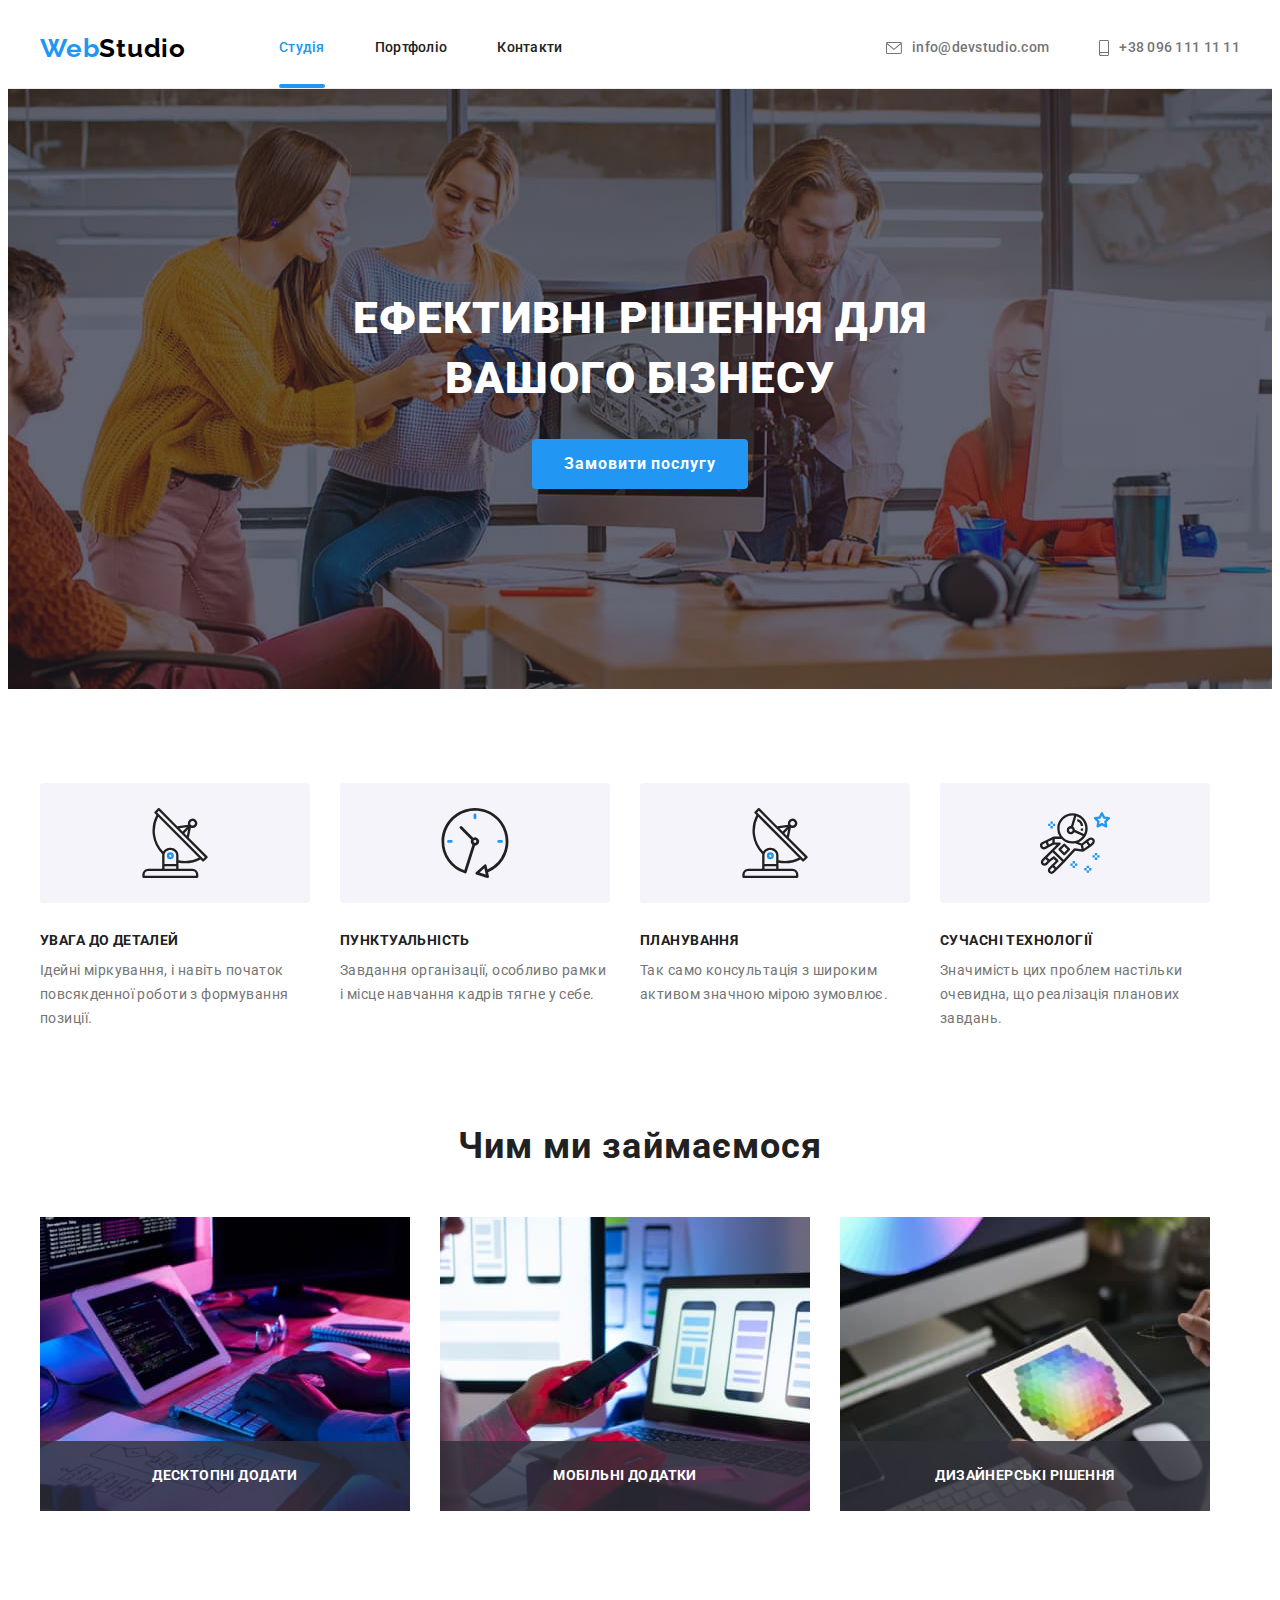
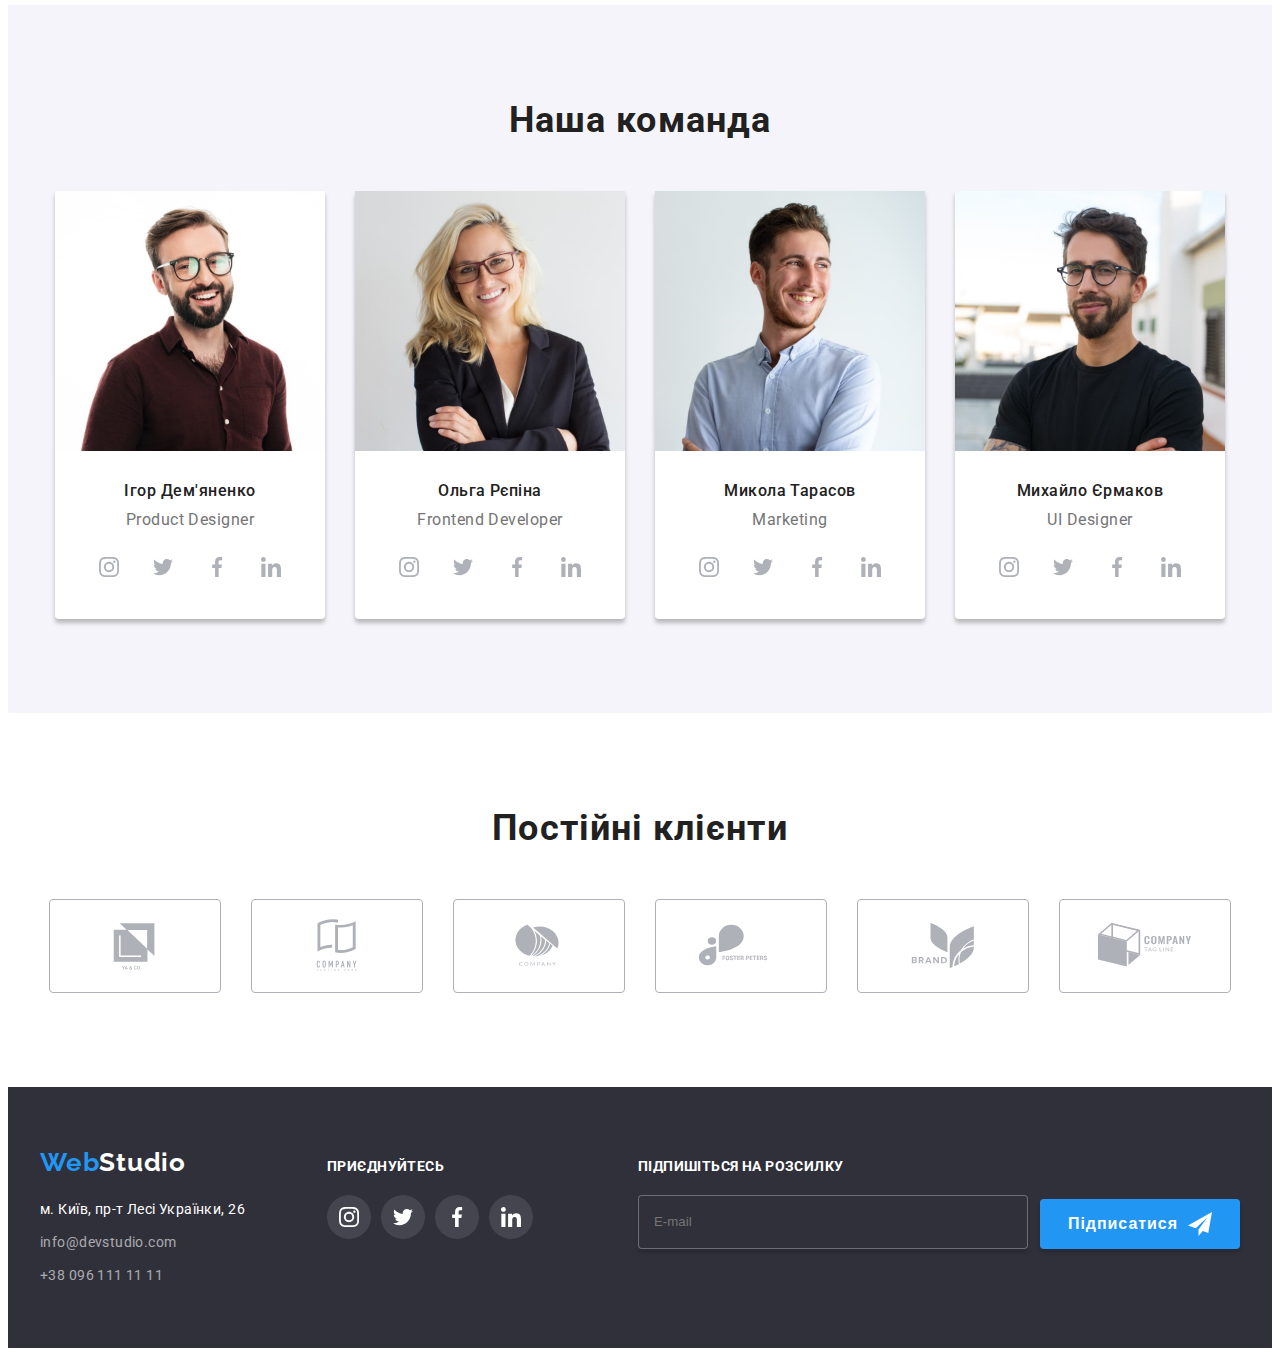
<file: index.html>
<!DOCTYPE html>
<html lang="uk">
  <head>
    <meta charset="UTF-8" />
    <meta http-equiv="X-UA-Compatible" content="IE=edge" />
    <meta name="viewport" content="width=device-width, initial-scale=1.0" />
    <title lang="en">WebStudio</title>
    <!-- Fonts -->
    <link rel="preconnect" href="https://fonts.googleapis.com" />
    <link rel="preconnect" href="https://fonts.gstatic.com" crossorigin />
    <link
      href="https://fonts.googleapis.com/css2?family=Raleway:wght@700&family=Roboto:wght@400;500;700;900&display=swap"
      rel="stylesheet"
    />
    <!-- Modern normalize -->
    <link
      rel="stylesheet"
      href="https://cdnjs.cloudflare.com/ajax/libs/modern-normalize/1.1.0/modern-normalize.min.css"
      integrity="sha512-wpPYUAdjBVSE4KJnH1VR1HeZfpl1ub8YT/NKx4PuQ5NmX2tKuGu6U/JRp5y+Y8XG2tV+wKQpNHVUX03MfMFn9Q=="
      crossorigin="anonymous"
      referrerpolicy="no-referrer"
    />
    <!-- Styles file -->
    <link rel="stylesheet" href="./css/styles.css" />
  </head>

  <body>
    <!-- Header -->
    <header class="header">
      <div class="header-container container">
        <nav class="header-nav">
          <a href="./index.html" lang="en" class="header-logo logo link"
            >Web<span class="accent-header">Studio</span></a
          >
          <!-- Main navigation -->
          <ul class="main-nav list">
            <li>
              <a href="./index.html" class="link current">Студія</a>
            </li>
            <li>
              <a href="./portfolio.html" class="link">Портфоліо</a>
            </li>
            <li><a href="" class="link">Контакти</a></li>
          </ul>
        </nav>
        <ul class="contacts list">
          <li class="contacts-item">
            <a href="mailto:info@devstudio.com" class="contacts-link link">
              <svg
                class="contacts-icon"
                aria-label="Іконка конверт"
                width="16"
                height="12"
              >
                <use href="./images/sprite.svg#icon-envelope"></use>
              </svg>
              info@devstudio.com
            </a>
          </li>
          <li class="contacts-item">
            <a class="contacts-link link" href="tel:+380961111111">
              <svg
                class="contacts-icon"
                aria-label="Іконка смартфон"
                width="10"
                height="16"
              >
                <use href="./images/sprite.svg#icon-smartphone"></use>
              </svg>
              +38 096 111 11 11
            </a>
          </li>
        </ul>
      </div>
    </header>
    <main>
      <!-- Hero -->
      <section class="hero">
        <div class="container">
          <h1 class="hero-title">Ефективні рішення для вашого бізнесу</h1>
          <button class="btn" type="button" data-modal-open>
            Замовити послугу
          </button>
        </div>
      </section>
      <!-- Our benefits -->
      <section class="benefits edge">
        <div class="container">
          <h2 class="visually-hidden">Наші переваги</h2>
          <ul class="benefits-list list">
            <li class="benefits-item">
              <div class="border-icon">
                <svg class="benefits-icon" width="70" height="70">
                  <use href="./images/sprite.svg#icon-antenna"></use>
                </svg>
              </div>
              <h3 class="subtitle">Увага до деталей</h3>
              <p class="text">
                Ідейні міркування, і навіть початок повсякденної роботи з
                формування позиції.
              </p>
            </li>
            <li class="benefits-item">
              <div class="border-icon">
                <svg class="benefits-icon" width="70" height="70">
                  <use href="./images/sprite.svg#icon-clock"></use>
                </svg>
              </div>
              <h3 class="subtitle">Пунктуальність</h3>
              <p class="text">
                Завдання організації, особливо рамки і місце навчання кадрів
                тягне у себе.
              </p>
            </li>
            <li class="benefits-item">
              <div class="border-icon">
                <svg class="benefits-icon" width="70" height="70">
                  <use href="./images/sprite.svg#icon-antenna"></use>
                </svg>
              </div>
              <h3 class="subtitle">Планування</h3>
              <p class="text">
                Так само консультація з широким активом значною мірою зумовлює.
              </p>
            </li>
            <li class="benefits-item">
              <div class="border-icon">
                <svg class="benefits-icon" width="70" height="70">
                  <use href="./images/sprite.svg#icon-astronaut"></use>
                </svg>
              </div>
              <h3 class="subtitle">Сучасні технології</h3>
              <p class="text">
                Значимість цих проблем настільки очевидна, що реалізація
                планових завдань.
              </p>
            </li>
          </ul>
        </div>
      </section>
      <!-- Our work -->
      <section class="work">
        <div class="container">
          <h2 class="title">Чим ми займаємося</h2>
          <ul class="list">
            <li class="item">
              <img
                src="./images/type-work-1.jpg"
                alt="Руки набирають код на клавіатурі"
                width="370"
                height="294"
              />
              <p class="undertext">Десктопні додати</p>
            </li>
            <li class="item">
              <img
                src="./images/type-work-2.jpg"
                alt="Одна рука тримає мобільний телефон інша працює за ноутбуком"
                width="370"
                height="294"
              />
              <p class="undertext">Мобільні додатки</p>
            </li>
            <li class="item">
              <img
                src="./images/type-work-3.jpg"
                alt="Руки підбирають на планшеті колір із гами"
                width="370"
                height="294"
              />
              <p class="undertext">Дизайнерські рішення</p>
            </li>
          </ul>
        </div>
      </section>
      <!-- Our team -->
      <section class="team edge">
        <div class="container">
          <h2 class="title">Наша команда</h2>
          <ul class="team-list list">
            <li class="team-item">
              <img
                src="./images/member-1.jpg"
                alt="Чоловік з русявим волоссям і бородою в окулярах"
                width="270"
                height="260"
              />
              <div class="description">
                <h3 class="member">Ігор Дем'яненко</h3>
                <p lang="en" class="position">Product Designer</p>
                <ul class="social list">
                  <li class="social-item">
                    <a
                      class="social-link link"
                      aria-label="Іконка Instagram"
                      href=""
                      target="_blank"
                      rel="noopener noreferrer"
                    >
                      <svg class="social-icon" width="20" height="20">
                        <use href="./images/sprite.svg#icon-instagram"></use>
                      </svg>
                    </a>
                  </li>
                  <li class="social-item">
                    <a
                      class="social-link link"
                      aria-label="Іконка Twitter"
                      href=""
                      target="_blank"
                      rel="noopener noreferrer"
                    >
                      <svg class="social-icon" width="20" height="20">
                        <use href="./images/sprite.svg#icon-twitter"></use>
                      </svg>
                    </a>
                  </li>
                  <li class="social-item">
                    <a
                      class="social-link link"
                      aria-label="Іконка Facebook"
                      href=""
                      target="_blank"
                      rel="noopener noreferrer"
                    >
                      <svg class="social-icon" width="20" height="20">
                        <use href="./images/sprite.svg#icon-facebook"></use>
                      </svg>
                    </a>
                  </li>
                  <li class="social-item">
                    <a
                      class="social-link link"
                      aria-label="Іконка Linkedin"
                      href=""
                      target="_blank"
                      rel="noopener noreferrer"
                    >
                      <svg class="social-icon" width="20" height="20">
                        <use href="./images/sprite.svg#icon-linkedin"></use>
                      </svg>
                    </a>
                  </li>
                </ul>
              </div>
            </li>
            <li class="team-item">
              <img
                src="./images/member-2.jpg"
                alt="Жінка з світлим волоссям в окулярах"
                width="270"
                height="260"
              />
              <div class="description">
                <h3 class="member">Ольга Рєпіна</h3>
                <p lang="en" class="position">Frontend Developer</p>
                <ul class="social list">
                  <li class="social-item">
                    <a
                      class="social-link link"
                      aria-label="Іконка Instagram"
                      href=""
                      target="_blank"
                      rel="noopener noreferrer"
                    >
                      <svg class="social-icon" width="20" height="20">
                        <use href="./images/sprite.svg#icon-instagram"></use>
                      </svg>
                    </a>
                  </li>
                  <li class="social-item">
                    <a
                      class="social-link link"
                      aria-label="Іконка Twitter"
                      href=""
                      target="_blank"
                      rel="noopener noreferrer"
                    >
                      <svg class="social-icon" width="20" height="20">
                        <use href="./images/sprite.svg#icon-twitter"></use>
                      </svg>
                    </a>
                  </li>
                  <li class="social-item">
                    <a
                      class="social-link link"
                      aria-label="Іконка Facebook"
                      href=""
                      target="_blank"
                      rel="noopener noreferrer"
                    >
                      <svg class="social-icon" width="20" height="20">
                        <use href="./images/sprite.svg#icon-facebook"></use>
                      </svg>
                    </a>
                  </li>
                  <li class="social-item">
                    <a
                      class="social-link link"
                      aria-label="Іконка Linkedin"
                      href=""
                      target="_blank"
                      rel="noopener noreferrer"
                    >
                      <svg class="social-icon" width="20" height="20">
                        <use href="./images/sprite.svg#icon-linkedin"></use>
                      </svg>
                    </a>
                  </li>
                </ul>
              </div>
            </li>
            <li class="team-item">
              <img
                src="./images/member-3.jpg"
                alt="Чоловік з бородою"
                width="270"
                height="260"
              />
              <div class="description">
                <h3 class="member">Микола Тарасов</h3>
                <p lang="en" class="position">Marketing</p>
                <ul class="social list">
                  <li class="social-item">
                    <a
                      class="social-link link"
                      aria-label="Іконка Instagram"
                      href=""
                      target="_blank"
                      rel="noopener noreferrer"
                    >
                      <svg class="social-icon" width="20" height="20">
                        <use href="./images/sprite.svg#icon-instagram"></use>
                      </svg>
                    </a>
                  </li>
                  <li class="social-item">
                    <a
                      class="social-link link"
                      aria-label="Іконка Twitter"
                      href=""
                      target="_blank"
                      rel="noopener noreferrer"
                    >
                      <svg class="social-icon" width="20" height="20">
                        <use href="./images/sprite.svg#icon-twitter"></use>
                      </svg>
                    </a>
                  </li>
                  <li class="social-item">
                    <a
                      class="social-link link"
                      aria-label="Іконка Facebook"
                      href=""
                      target="_blank"
                      rel="noopener noreferrer"
                    >
                      <svg class="social-icon" width="20" height="20">
                        <use href="./images/sprite.svg#icon-facebook"></use>
                      </svg>
                    </a>
                  </li>
                  <li class="social-item">
                    <a
                      class="social-link link"
                      aria-label="Іконка Linkedin"
                      href=""
                      target="_blank"
                      rel="noopener noreferrer"
                    >
                      <svg class="social-icon" width="20" height="20">
                        <use href="./images/sprite.svg#icon-linkedin"></use>
                      </svg>
                    </a>
                  </li>
                </ul>
              </div>
            </li>
            <li class="team-item">
              <img
                src="./images/member-4.jpg"
                alt="Чоловік з темним волоссям і бородою в окулярах"
                width="270"
                height="260"
              />
              <div class="description">
                <h3 class="member">Михайло Єрмаков</h3>
                <p lang="en" class="position">UI Designer</p>
                <ul class="social list">
                  <li class="social-item">
                    <a
                      class="social-link link"
                      aria-label="Іконка Instagram"
                      href=""
                      target="_blank"
                      rel="noopener noreferrer"
                    >
                      <svg class="social-icon" width="20" height="20">
                        <use href="./images/sprite.svg#icon-instagram"></use>
                      </svg>
                    </a>
                  </li>
                  <li class="social-item">
                    <a
                      class="social-link link"
                      aria-label="Іконка Twitter"
                      href=""
                      target="_blank"
                      rel="noopener noreferrer"
                    >
                      <svg class="social-icon" width="20" height="20">
                        <use href="./images/sprite.svg#icon-twitter"></use>
                      </svg>
                    </a>
                  </li>
                  <li class="social-item">
                    <a
                      class="social-link link"
                      aria-label="Іконка Facebook"
                      href=""
                      target="_blank"
                      rel="noopener noreferrer"
                    >
                      <svg class="social-icon" width="20" height="20">
                        <use href="./images/sprite.svg#icon-facebook"></use>
                      </svg>
                    </a>
                  </li>
                  <li class="social-item">
                    <a
                      class="social-link link"
                      aria-label="Іконка Linkedin"
                      href=""
                      target="_blank"
                      rel="noopener noreferrer"
                    >
                      <svg class="social-icon" width="20" height="20">
                        <use href="./images/sprite.svg#icon-linkedin"></use>
                      </svg>
                    </a>
                  </li>
                </ul>
              </div>
            </li>
          </ul>
        </div>
      </section>
      <!-- Our clients -->
      <section class="clients edge">
        <div class="container">
          <h2 class="title">Постійні клієнти</h2>
          <ul class="client-list list">
            <li class="client-item">
              <a
                class="client-link link"
                aria-label="Іконка клієнт 1"
                href=""
                target="_blank"
                rel="noopener noreferrer"
              >
                <svg class="client-icon" width="106" height="60">
                  <use href="./images/sprite.svg#icon-client-1"></use>
                </svg>
              </a>
            </li>
            <li class="client-item">
              <a
                class="client-link link"
                aria-label="Іконка клієнт 2"
                href=""
                target="_blank"
                rel="noopener noreferrer"
              >
                <svg class="client-icon" width="106" height="60">
                  <use href="./images/sprite.svg#icon-client-2"></use>
                </svg>
              </a>
            </li>
            <li class="client-item">
              <a
                class="client-link link"
                aria-label="Іконка клієнт 3"
                href=""
                target="_blank"
                rel="noopener noreferrer"
              >
                <svg class="client-icon" width="106" height="60">
                  <use href="./images/sprite.svg#icon-client-3"></use>
                </svg>
              </a>
            </li>
            <li class="client-item">
              <a
                class="client-link link"
                aria-label="Іконка клієнт 4"
                href=""
                target="_blank"
                rel="noopener noreferrer"
              >
                <svg class="client-icon" width="106" height="60">
                  <use href="./images/sprite.svg#icon-client-4"></use>
                </svg>
              </a>
            </li>
            <li class="client-item">
              <a
                class="client-link link"
                aria-label="Іконка клієнт 5"
                href=""
                target="_blank"
                rel="noopener noreferrer"
              >
                <svg class="client-icon" width="106" height="60">
                  <use href="./images/sprite.svg#icon-client-5"></use>
                </svg>
              </a>
            </li>
            <li class="client-item">
              <a
                class="client-link link"
                aria-label="Іконка клієнт 6"
                href=""
                target="_blank"
                rel="noopener noreferrer"
              >
                <svg class="client-icon" width="106" height="60">
                  <use href="./images/sprite.svg#icon-client-6"></use>
                </svg>
              </a>
            </li>
          </ul>
        </div>
      </section>
    </main>
    <!-- Footer -->
    <footer class="footer">
      <div class="footer-container container">
        <div class="footer-box">
          <a href="./index.html" class="logo link"
            >Web<span class="accent-footer">Studio</span></a
          >
          <!-- Address -->
          <address class="address">
            <ul class="list">
              <li class="item">
                <a
                  href="https://goo.gl/maps/iMAEv3VVGmUvrYKr9"
                  target="_blank"
                  rel="noreferrer noopener nofollow"
                  class="map link"
                >
                  м. Київ, пр-т Лесі Українки, 26
                </a>
              </li>
              <li class="item">
                <a href="mailto:info@devstudio.com" class="comunication link">
                  info@devstudio.com
                </a>
              </li>
              <li class="item">
                <a href="tel:+380961111111" class="comunication link">
                  +38 096 111 11 11
                </a>
              </li>
            </ul>
          </address>
        </div>
        <div class="footer-icon">
          <p class="subtitle">Приєднуйтесь</p>
          <ul class="social list">
            <li class="footer-social-item">
              <a
                class="footer-social-link social-link link"
                aria-label="Іконка Instagram"
                href=""
                target="_blank"
                rel="noopener noreferrer"
              >
                <svg class="social-icon" width="20" height="20">
                  <use href="./images/sprite.svg#icon-instagram"></use>
                </svg>
              </a>
            </li>
            <li class="footer-social-item">
              <a
                class="footer-social-link social-link link"
                aria-label="Іконка Twitter"
                href=""
                target="_blank"
                rel="noopener noreferrer"
              >
                <svg class="social-icon" width="20" height="20">
                  <use href="./images/sprite.svg#icon-twitter"></use>
                </svg>
              </a>
            </li>
            <li class="footer-social-item">
              <a
                class="footer-social-link social-link link"
                aria-label="Іконка Facebook"
                href=""
                target="_blank"
                rel="noopener noreferrer"
              >
                <svg class="social-icon" width="20" height="20">
                  <use href="./images/sprite.svg#icon-facebook"></use>
                </svg>
              </a>
            </li>
            <li class="footer-social-item">
              <a
                class="footer-social-link social-link link"
                aria-label="Іконка Linkedin"
                href=""
                target="_blank"
                rel="noopener noreferrer"
              >
                <svg class="social-icon" width="20" height="20">
                  <use href="./images/sprite.svg#icon-linkedin"></use>
                </svg>
              </a>
            </li>
          </ul>
        </div>
        <div class="footer-form">
          <div class="subscription">
            <p class="footer-form-text">Підпишіться на розсилку</p>
            <input
              type="email"
              class="footer-input"
              name="email"
              placeholder="E-mail"
            />
          </div>
          <button class="footer-btn" type="submit">Підписатися
            <svg class="icon-send" width="24" height="24">
              <use href="./images/sprite.svg#icon-send"></use>
            </svg>
          </button>
        </div>
      </div>
    </footer>
    <!-- Modal window -->
    <div class="backdrop is-hidden" data-modal>
      <div class="modal">
        <button class="modal-close-btn" data-modal-close>
          <svg class="icon-close" width="11" height="11">
            <use href="./images/sprite.svg#icon-close"></use>
          </svg>
        </button>
        <strong class="modal-label"
          >Залиште свої дані, ми вам передзвонимо</strong
        >
        <form class="form">
          <div class="form-group" role="group">
            <label class="form-label" for="name">Ім'я</label>
            <div class="form-box">
              <input type="text" class="form-input" name="name" id="name" required minlength="3"/>
              <svg class="form-icon" width="18" height="18">
                <use href="./images/sprite.svg#icon-person"></use>
              </svg>
            </div>
            <label class="form-label" for="tel">Телефон</label>
            <div class="form-box">
              <input
                type="tel"
                class="form-input"
                name="phone-number"
                id="tel"
                required
              />
              <svg class="form-icon" width="18" height="18">
                <use href="./images/sprite.svg#icon-phone"></use>
              </svg>
            </div>
            <label class="form-label" for="email">Пошта</label>
            <div class="form-box">
              <input type="email" class="form-input" name="email" id="email" required />
              <svg class="form-icon" width="18" height="18">
                <use href="./images/sprite.svg#icon-email"></use>
              </svg>
            </div>
            <label class="form-label" for="coment">Коментар</label>
            <textarea
              class="form-coment"
              name="coment"
              id="coment"
              rows="7"
              placeholder="Введіть текст"
            ></textarea>
          </div>
          <div class="form-agreement" role="group">
            <label class="form-agreement-desc">
              <input class="form-checkbox" type="checkbox" />
              <span class="icon-checkbox"></span>
              Погоджуюся з розсилкою та приймаю
              <a class="form-agreement-link" href="">Умови договору</a>
            </label>
          </div>
          <button class="modal-btn btn" type="submit">Відправити</button>
        </form>
      </div>
    </div>

    <script src="./js/modal.js"></script>
  </body>
</html>
</file>
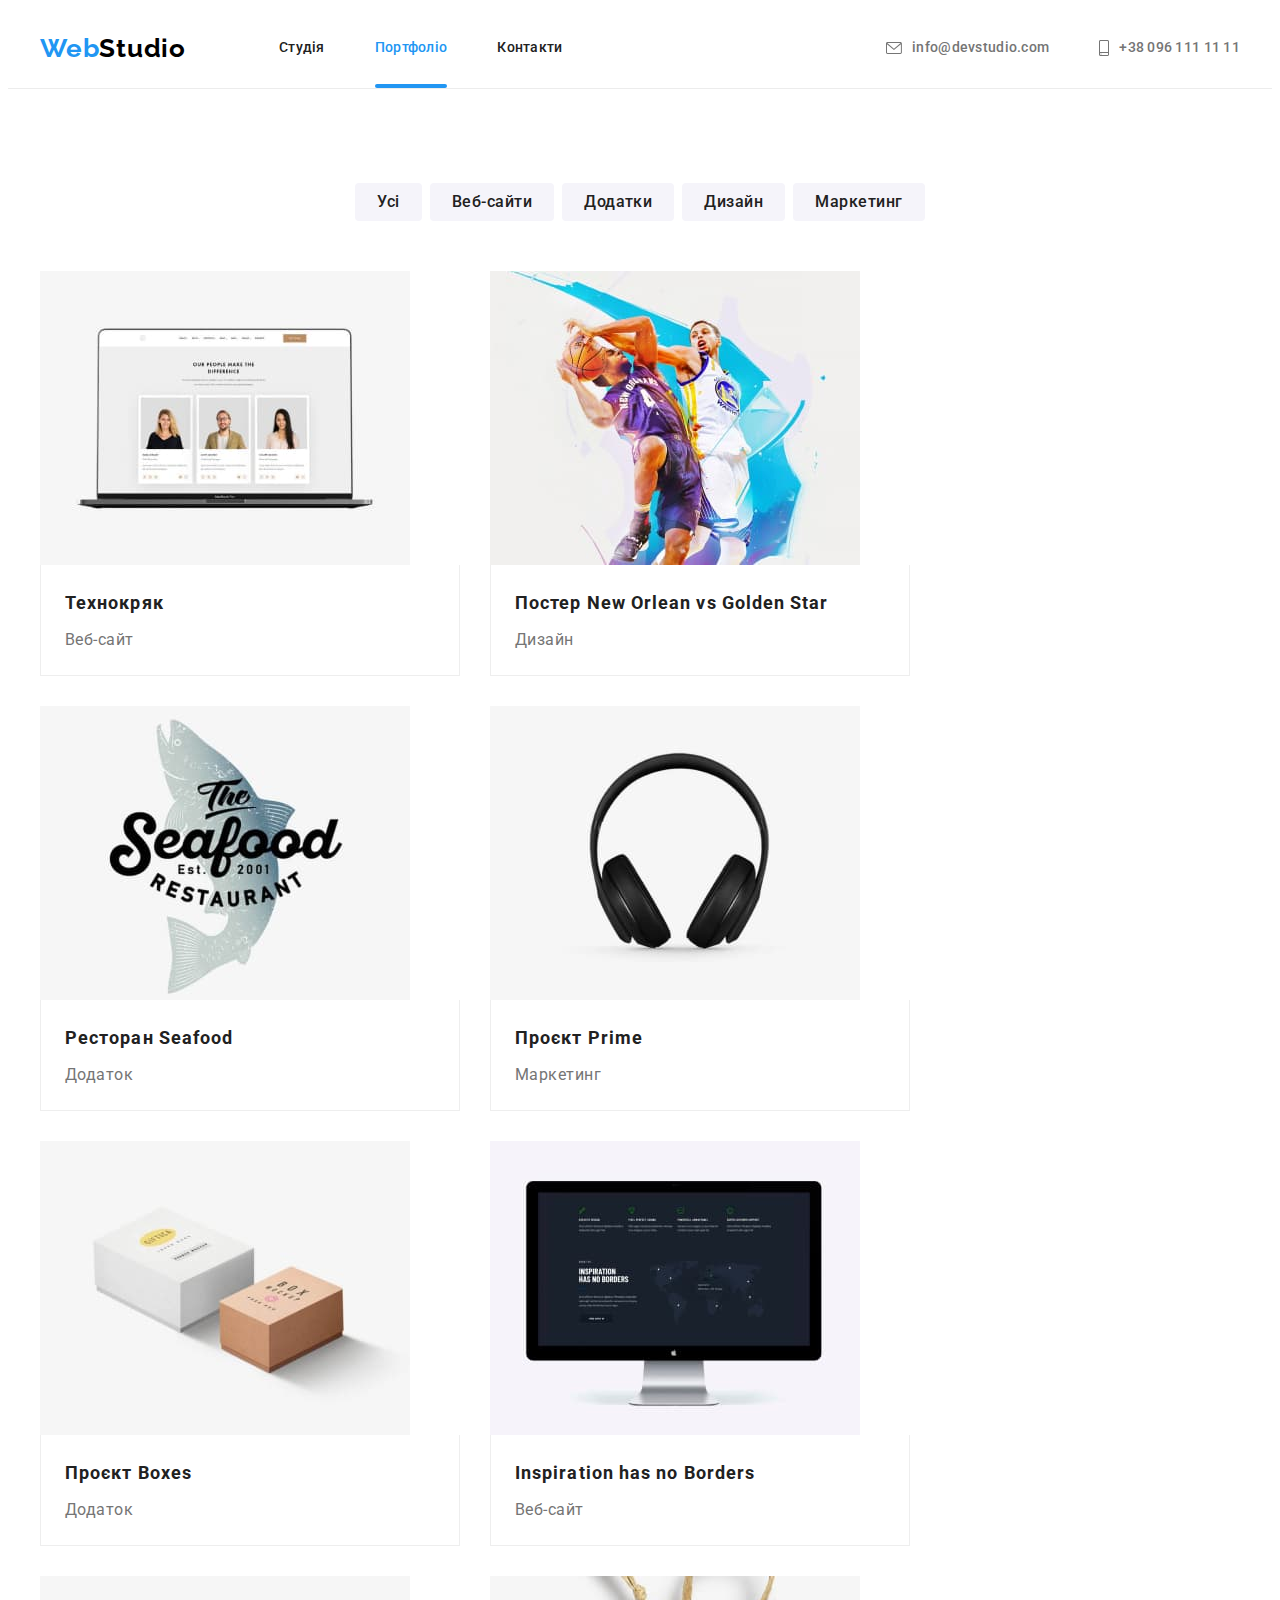
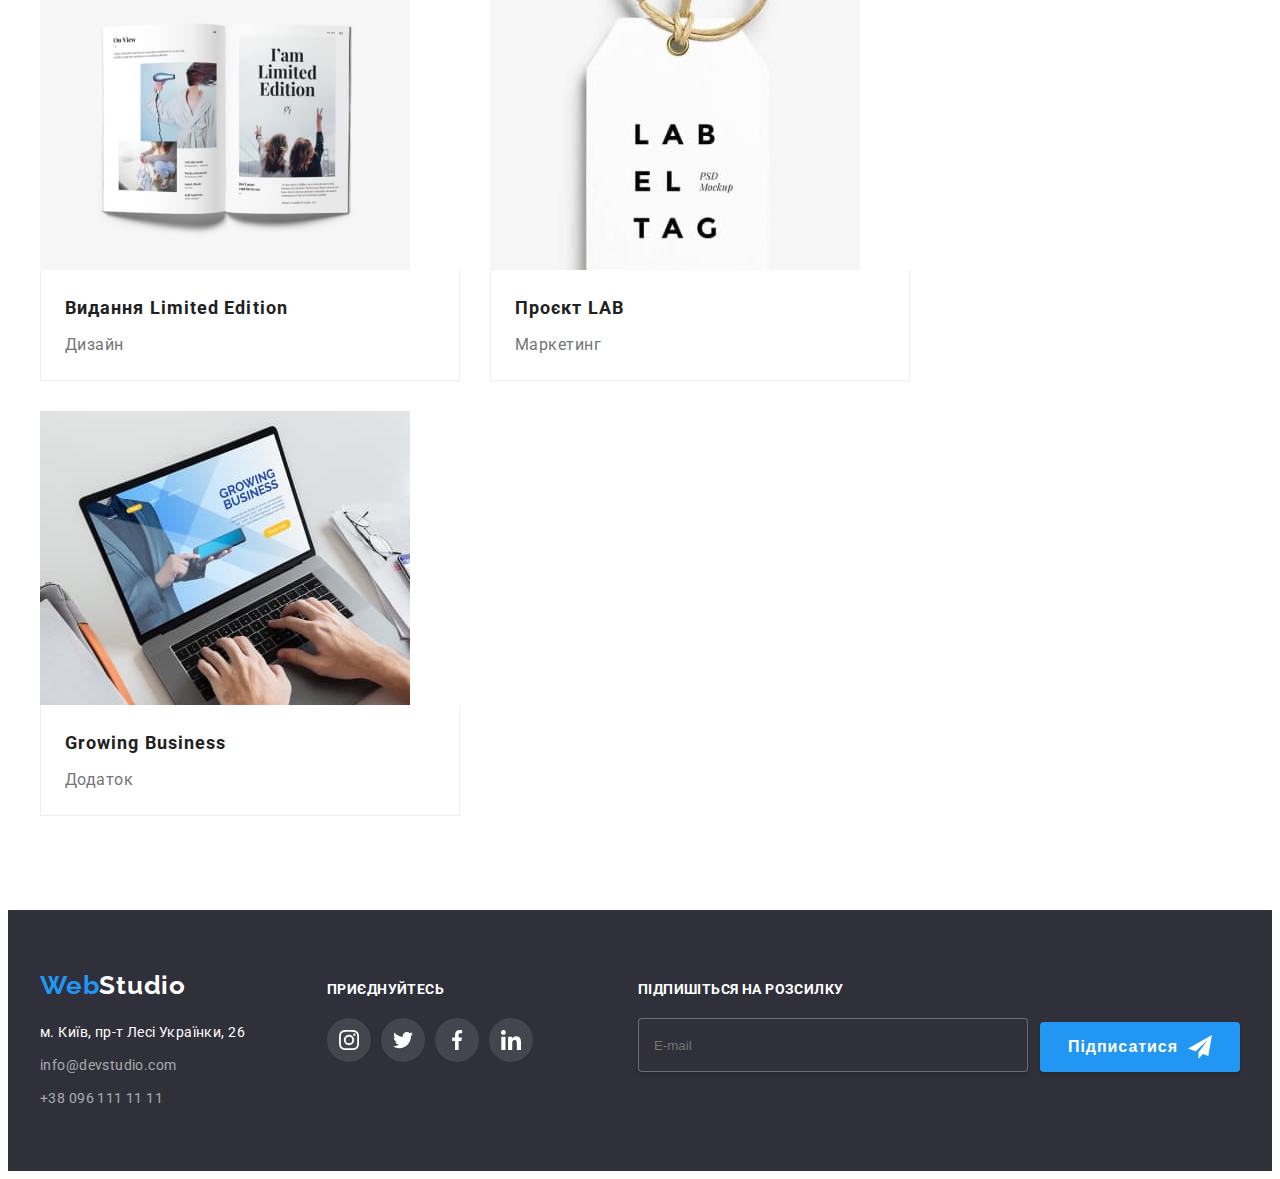
<file: portfolio.html>
<!DOCTYPE html>
<html lang="uk">
  <head>
    <meta charset="UTF-8" />
    <meta http-equiv="X-UA-Compatible" content="IE=edge" />
    <meta name="viewport" content="width=device-width, initial-scale=1.0" />
    <title lang="en">WebStudio</title>
    <!-- Fonts -->
    <link rel="preconnect" href="https://fonts.googleapis.com" />
    <link rel="preconnect" href="https://fonts.gstatic.com" crossorigin />
    <link
      href="https://fonts.googleapis.com/css2?family=Raleway:wght@700&family=Roboto:wght@400;500;700;900&display=swap"
      rel="stylesheet"
    />
    <!-- Modern normalize -->
    <link
      rel="stylesheet"
      href="https://cdnjs.cloudflare.com/ajax/libs/modern-normalize/1.1.0/modern-normalize.min.css"
      integrity="sha512-wpPYUAdjBVSE4KJnH1VR1HeZfpl1ub8YT/NKx4PuQ5NmX2tKuGu6U/JRp5y+Y8XG2tV+wKQpNHVUX03MfMFn9Q=="
      crossorigin="anonymous"
      referrerpolicy="no-referrer"
    />
    <!-- Styles file -->
    <link rel="stylesheet" href="./css/styles.css" />
  </head>

  <body>
    <!-- Header -->
    <header class="header">
      <div class="header-container container">
        <nav class="header-nav">
          <a href="./index.html" lang="en" class="header-logo logo link"
            >Web<span class="accent-header">Studio</span></a
          >
          <!-- Main navigation -->
          <ul class="main-nav list">
            <li>
              <a href="./index.html" class="link">Студія</a>
            </li>
            <li>
              <a href="./portfolio.html" class="link current">Портфоліо</a>
            </li>
            <li><a href="" class="link">Контакти</a></li>
          </ul>
        </nav>
        <ul class="contacts list">
          <li class="contacts-item">
            <a href="mailto:info@devstudio.com" class="contacts-link link">
              <svg
                class="contacts-icon"
                aria-label="Іконка конверт"
                width="16"
                height="12"
              >
                <use href="./images/sprite.svg#icon-envelope"></use>
              </svg>
              info@devstudio.com
            </a>
          </li>
          <li class="contacts-item">
            <a class="contacts-link link" href="tel:+380961111111">
              <svg
                class="contacts-icon"
                aria-label="Іконка смартфон"
                width="10"
                height="16"
              >
                <use href="./images/sprite.svg#icon-smartphone"></use>
              </svg>
              +38 096 111 11 11
            </a>
          </li>
        </ul>
      </div>
    </header>
    <main>
      <section class="edge">
        <div class="container">
          <h1 class="visually-hidden">Наші роботи</h1>
          <!-- Button menu -->
          <ul class="menu list">
            <li class="menu-item">
              <button type="button" class="btn">Усі</button>
            </li>
            <li class="menu-item">
              <button type="button" class="btn">Веб-сайти</button>
            </li>
            <li class="menu-item">
              <button type="button" class="btn">Додатки</button>
            </li>
            <li class="menu-item">
              <button type="button" class="btn">Дизайн</button>
            </li>
            <li class="menu-item">
              <button type="button" class="btn">Маркетинг</button>
            </li>
          </ul>
          <!-- Projects -->
          <ul class="projects list">
            <li class="projects-item">
              <a class="projects-link link" href="">
                <div class="thumb">
                  <img src="./images/portfolio-1.jpg" alt="Ноутбук" width="370" />
                  <div class="overlay">
                    <p class="overlay-text">
                      Ресурс пропонує комплексні пропозиції з різним рівнем
                      функціоналу та сервісів. Все це дозволить відвідувачу
                      отримати вичерпні відомості про компанію чи приватну особу.
                    </p>
                  </div>
                </div>
                <div class="card-footer">
                  <h2 class="name link">Технокряк</h2>
                  <p class="text">Веб-сайт</p>
                </div>
              </a>
            </li>
            <li class="projects-item">
              <a class="projects-link link" href="">
                <div class="thumb">
                  <img
                    src="./images/portfolio-2.jpg"
                    alt="Два гравця в баскетбол"
                    width="370"
                  />
                  <div class="overlay">
                    <p class="overlay-text">
                      Ресурс пропонує комплексні пропозиції з різним рівнем
                      функціоналу та сервісів. Все це дозволить відвідувачу
                      отримати вичерпні відомості про компанію чи приватну особу.
                    </p>
                  </div>
                </div>
                <div class="card-footer">
                  <h2 class="name">
                    Постер <span lang="en">New Orlean vs Golden Star</span>
                  </h2>
                  <p class="text">Дизайн</p>
                </div>
              </a>
            </li>
            <li class="projects-item">
              <a class="projects-link link" href="">
                <div class="thumb">
                  <img
                    src="./images/portfolio-3.jpg"
                    alt="Напис на фоні риби"
                    width="370"
                  />
                  <div class="overlay">
                    <p class="overlay-text">
                      Ресурс пропонує комплексні пропозиції з різним рівнем
                      функціоналу та сервісів. Все це дозволить відвідувачу
                      отримати вичерпні відомості про компанію чи приватну особу.
                    </p>
                  </div>
                </div>
                <div class="card-footer">
                  <h2 class="name">Ресторан <span lang="en">Seafood</span></h2>
                  <p class="text">Додаток</p>
                </div>
              </a>
            </li>
            <li class="projects-item">
              <a class="projects-link link" href="">
                <div class="thumb">
                  <img
                    src="./images/portfolio-4.jpg"
                    alt="Бездротові навушники"
                    width="370"
                  />
                  <div class="overlay">
                    <p class="overlay-text">
                      Ресурс пропонує комплексні пропозиції з різним рівнем
                      функціоналу та сервісів. Все це дозволить відвідувачу
                      отримати вичерпні відомості про компанію чи приватну особу.
                    </p>
                  </div>
                </div>
                <div class="card-footer">
                  <h2 class="name">Проєкт <span lang="en">Prime</span></h2>
                  <p class="text">Маркетинг</p>
                </div>
              </a>
            </li>
            <li class="projects-item">
              <a class="projects-link link" href="">
               <div class="thumb">
                  <img
                    src="./images/portfolio-5.jpg"
                    alt="Дві коробки. Більша білого кольору, менша крафтового."
                    width="370"
                  />
                  <div class="overlay">
                    <p class="overlay-text">
                      Ресурс пропонує комплексні пропозиції з різним рівнем
                      функціоналу та сервісів. Все це дозволить відвідувачу
                      отримати вичерпні відомості про компанію чи приватну особу.
                    </p>
                  </div>
               </div>
                <div class="card-footer">
                  <h2 class="name">Проєкт <span lang="en">Boxes</span></h2>
                  <p class="text">Додаток</p>
                </div>
              </a>
            </li>
            <li class="projects-item">
              <a class="projects-link link" href="">
                <div class="thumb">
                  <img
                    src="./images/portfolio-6.jpg"
                    alt="Монітор Apple"
                    width="370"
                  />
                  <div class="overlay">
                    <p class="overlay-text">
                      Ресурс пропонує комплексні пропозиції з різним рівнем
                      функціоналу та сервісів. Все це дозволить відвідувачу
                      отримати вичерпні відомості про компанію чи приватну особу.
                    </p>
                  </div>
                </div>
                <div class="card-footer">
                  <h2 lang="en" class="name">Inspiration has no Borders</h2>
                  <p class="text">Веб-сайт</p>
                </div>
              </a>
            </li>
            <li class="projects-item">
              <a class="projects-link link" href="">
                <div class="thumb">
                  <img
                    src="./images/portfolio-7.jpg"
                    alt="Розгорнутий журнал"
                    width="370"
                  />
                  <div class="overlay">
                    <p class="overlay-text">
                      Ресурс пропонує комплексні пропозиції з різним рівнем
                      функціоналу та сервісів. Все це дозволить відвідувачу
                      отримати вичерпні відомості про компанію чи приватну особу.
                    </p>
                  </div>
                </div>
                <div class="card-footer">
                  <h2 class="name">
                    Видання <span lang="en">Limited Edition</span>
                  </h2>
                  <p class="text">Дизайн</p>
                </div>
              </a>
            </li>
            <li class="projects-item">
              <a class="projects-link link" href="">
                <div class="thumb">
                  <img
                    src="./images/portfolio-8.jpg"
                    alt="Картонний ярлик з надписом"
                    width="370"
                  />
                  <div class="overlay">
                    <p class="overlay-text">
                      Ресурс пропонує комплексні пропозиції з різним рівнем
                      функціоналу та сервісів. Все це дозволить відвідувачу
                      отримати вичерпні відомості про компанію чи приватну особу.
                    </p>
                  </div>
                </div>
                <div class="card-footer">
                  <h2 class="name">Проєкт <span lang="en">LAB</span></h2>
                  <p class="text">Маркетинг</p>
                </div>
              </a>
            </li>
            <li class="projects-item">
              <a class="projects-link link" href="">
                <div class="thumb">
                  <img
                    src="./images/portfolio-9.jpg"
                    alt="Людина працює за ноутбуком"
                    width="370"
                  />
                  <div class="overlay">
                    <p class="overlay-text">
                      Ресурс пропонує комплексні пропозиції з різним рівнем
                      функціоналу та сервісів. Все це дозволить відвідувачу
                      отримати вичерпні відомості про компанію чи приватну особу.
                    </p>
                  </div>
                </div>
                <div class="card-footer">
                  <h2 lang="en" class="name">Growing Business</h2>
                  <p class="text">Додаток</p>
                </div>
              </a>
            </li>
          </ul>
        </div>
      </section>
    </main>
    <!-- Footer -->
    <footer class="footer">
      <div class="footer-container container">
        <div class="footer-box">
          <a href="./index.html" class="logo link"
            >Web<span class="accent-footer">Studio</span></a
          >
          <!-- Address -->
          <address class="address">
            <ul class="list">
              <li class="item">
                <a
                  href="https://goo.gl/maps/iMAEv3VVGmUvrYKr9"
                  target="_blank"
                  rel="noreferrer noopener nofollow"
                  class="map link"
                >
                  м. Київ, пр-т Лесі Українки, 26
                </a>
              </li>
              <li class="item">
                <a href="mailto:info@devstudio.com" class="comunication link">
                  info@devstudio.com
                </a>
              </li>
              <li class="item">
                <a href="tel:+380961111111" class="comunication link">
                  +38 096 111 11 11
                </a>
              </li>
            </ul>
          </address>
        </div>
        <div class="footer-icon">
          <p class="subtitle">Приєднуйтесь</p>
          <ul class="social list">
            <li class="footer-social-item">
              <a
                class="footer-social-link social-link link"
                aria-label="Іконка Instagram"
                href=""
                target="_blank"
                rel="noopener noreferrer"
              >
                <svg class="social-icon" width="20" height="20">
                  <use href="./images/sprite.svg#icon-instagram"></use>
                </svg>
              </a>
            </li>
            <li class="footer-social-item">
              <a
                class="footer-social-link social-link link"
                aria-label="Іконка Twitter"
                href=""
                target="_blank"
                rel="noopener noreferrer"
              >
                <svg class="social-icon" width="20" height="20">
                  <use href="./images/sprite.svg#icon-twitter"></use>
                </svg>
              </a>
            </li>
            <li class="footer-social-item">
              <a
                class="footer-social-link social-link link"
                aria-label="Іконка Facebook"
                href=""
                target="_blank"
                rel="noopener noreferrer"
              >
                <svg class="social-icon" width="20" height="20">
                  <use href="./images/sprite.svg#icon-facebook"></use>
                </svg>
              </a>
            </li>
            <li class="footer-social-item">
              <a
                class="footer-social-link social-link link"
                aria-label="Іконка Linkedin"
                href=""
                target="_blank"
                rel="noopener noreferrer"
              >
                <svg class="social-icon" width="20" height="20">
                  <use href="./images/sprite.svg#icon-linkedin"></use>
                </svg>
              </a>
            </li>
          </ul>
        </div>
        <div class="footer-form">
          <div class="subscription">
            <p class="footer-form-text">Підпишіться на розсилку</p>
            <input
              type="email"
              class="footer-input"
              name="email"
              placeholder="E-mail"
            />
          </div>
          <button class="footer-btn" type="submit">Підписатися
            <svg class="icon-send" width="24" height="24">
              <use href="./images/sprite.svg#icon-send"></use>
            </svg>
          </button>
        </div>
      </div>
    </footer>
  </body>
</html>
</file>
<file: css/styles.css>
:root {
  --primary-text-color: #757575;
  --secondary-text-color: #212121;
  --primary-white-color: #ffffff;
  --secondary-white-color: rgba(255, 255, 255, 0.6);
  --button-active-color: #188ce8;
  --logo-primary-color: #2196f3;
  --logo-secondary-color: #000000;
  --primary-section-color: #f5f4fa;
  --background-section-color: #2f303a;
  --header-border-color: #ececec;
  --box-border-color: #eeeeee;
  --bg-hero-color: #c4c4c4;
  --icon-body-color: #afb1b8;
  --icon-footer-bgc: rgba(255, 255, 255, 0.1);
  --work-bgc: rgba(47, 48, 58, 0.8);
  --overlay-color: rgba(33, 150, 243, 0.9);
  --modal-bgc: rgba(0, 0, 0, 0.2);

  --primary-font-family: "Roboto", "Verdana", sans-serif;
  --secondary-font-family: "Raleway", "Tahoma", sans-serif;

  --transition-link: 250ms cubic-bezier(0.4, 0, 0.2, 1);
}
/* ---------------------General styles-------------------- */

body {
  font-family: var(--primary-font-family);
  color: var(--primary-text-color);
  background-color: var(--primary-white-color);
}
.logo {
  font-family: var(--secondary-font-family);
  font-weight: 700;
  font-size: 26px;
  line-height: 1.19;
  letter-spacing: 0.03em;
  color: var(--logo-primary-color);
}
.edge {
  padding-top: 94px;
  padding-bottom: 94px;
}
.container {
  width: 1200px;
  padding-right: 15px;
  padding-left: 15px;
  margin-right: auto;
  margin-left: auto;
}
.footer {
  background-color: var(--background-section-color);
}
.btn {
  font-family: var(--primary-font-family);

  cursor: pointer;
  border: transparent;
  border-radius: 4px;
}
.title {
  margin-bottom: 50px;

  font-size: 36px;
  line-height: 1.17;
  letter-spacing: 0.03em;
  color: var(--secondary-text-color);
  text-align: center;
}
img {
  display: block;
  max-width: 100%;
  height: auto;
}
/* -------------------------Reset------------------------------ */
h1,
h2,
h3,
h4,
h5,
h6,
p {
  margin: 0;
}
.link {
  text-decoration: none;
}
.list {
  padding: 0;
  margin: 0;
  list-style: none;
}

/*-----------------------------Header-----------------------------*/

.header {
  border-bottom: 1px solid var(--header-border-color);
}
.header-container {
  display: flex;
  align-items: center;
}
.header-nav {
  display: flex;
  align-items: center;
  margin-right: auto;
}
.header-logo {
  margin-right: 93px;
}
.accent-header {
  color: var(--logo-secondary-color);
}
.main-nav,
.contacts {
  display: flex;
  gap: 50px;

  font-family: var(--primary-font-family);
  font-weight: 500;
  font-size: 14px;
  line-height: 1.14;
  letter-spacing: 0.02em;
}
.main-nav .link,
.contacts .link {
  padding: 32px 0;

  transition: color var(--transition-link);
}
.main-nav .link {
  position: relative;

  color: var(--secondary-text-color);
}
.contacts .link {
  color: var(--primary-text-color);
}
.contacts-link {
  display: flex;
  align-items: center;
  gap: 10px;
}
.link:hover,
.link:focus {
  color: var(--logo-primary-color);
}
.contacts-icon {
  fill: currentColor;
}
.link.current {
  color: var(--logo-primary-color);
}
.link.current::after {
  content: "";
  position: absolute;
  bottom: -1px;

  display: block;
  width: 100%;
  height: 4px;

  border-radius: 2px;

  background-color: var(--logo-primary-color);
}

/*----------------Studio------------------*/

/*----------------Hero----------------------*/

.hero {
  max-width: 1600px;
  margin-right: auto;
  margin-left: auto;

  background-image: linear-gradient(
      to right,
      rgba(47, 48, 58, 0.4),
      rgba(47, 48, 58, 0.4)
    ),
    url(../images/overlay-bg.jpg);
  background-repeat: no-repeat;
  background-position: center;
  border-style: cover;

  padding: 200px 0;

  text-align: center;
  letter-spacing: 0.06em;

  background-color: var(--bg-hero-color);
}
.hero .container {
  width: 696px;
  padding: 0;
}
.hero-title {
  margin-bottom: 30px;

  font-weight: 900;
  font-size: 44px;
  line-height: 1.36;
  color: var(--primary-white-color);
  text-transform: uppercase;
}
.hero .btn {
  min-width: 216px;
  padding: 10px 32px;

  font-weight: 700;
  font-size: 16px;
  line-height: 1.88;
  letter-spacing: 0.06em;

  color: var(--primary-white-color);
  background-color: var(--logo-primary-color);

  transition: backgraund-color var(--transition-link);
}
.hero .btn:hover,
.hero .btn:focus {
  background-color: var(--button-active-color);
}

/* ---------------------Our benefits---------------- */

.visually-hidden {
  position: absolute;
  white-space: nowrap;
  width: 1px;
  height: 1px;
  overflow: hidden;
  border: 0;
  padding: 0;
  clip: rect(0 0 0 0);
  clip-path: inset(50%);
  margin: -1px;
}
.benefits-list {
  display: flex;
}
.benefits-item:not(:last-child) {
  margin-right: 30px;
}
.border-icon {
  display: flex;
  justify-content: center;
  align-items: center;
  width: 270px;
  height: 120px;

  margin-bottom: 30px;
  border-radius: 4px;
  background-color: var(--primary-section-color);
}
.benefits-icon {
  display: flex;
  justify-content: center;
  align-items: center;
}
.subtitle {
  margin-bottom: 10px;

  font-size: 14px;
  line-height: 1.14;
  letter-spacing: 0.03em;
  color: var(--secondary-text-color);
  text-transform: uppercase;
}
.benefits .text {
  width: 270px;

  font-size: 14px;
  line-height: 1.71;
  letter-spacing: 0.03em;
}

/* ---------------Our work------------------ */
.work {
  padding-bottom: 94px;
}
.work .list {
  display: flex;
}
.work .item:not(:last-child) {
  margin-right: 30px;
}
.work .item {
  position: relative;
}
.work .undertext {
  position: absolute;
  width: 100%;
  height: 70px;
  bottom: 0;

  display: flex;
  align-items: center;
  justify-content: center;

  font-weight: 700;
  font-size: 14px;
  line-height: 1.14;
  text-align: center;
  letter-spacing: 0.03em;
  text-transform: uppercase;

  background-color: var(--work-bgc);
  color: #fff;
}

/* ---------------Our team------------------ */

.team {
  line-height: 1.19;
  letter-spacing: 0.03em;
  text-align: center;

  background-color: var(--primary-section-color);
}
.team-list {
  display: flex;
  justify-content: center;
  align-items: center;
}
.team-item:not(:last-child) {
  margin-right: 30px;
}
.team-item {
  background-color: var(--primary-white-color);
  border-bottom-right-radius: 4px;
  border-bottom-left-radius: 4px;
  box-shadow: 0 4px 4px 0 rgba(0, 0, 0, 0.25);
}
.description {
  padding-top: 30px;
  padding-bottom: 30px;
}
.member {
  margin-bottom: 10px;

  font-size: 16px;
  font-weight: 500;
  color: var(--secondary-text-color);
}
.position {
  margin-bottom: 16px;
}
.social {
  display: flex;
  justify-content: center;
  align-items: center;
  gap: 10px;
}
.social-link {
  display: flex;
  justify-content: center;
  align-items: center;
  width: 44px;
  height: 44px;

  border-radius: 50%;
}
.team .social-link {
  color: var(--icon-body-color);

  transition: color var(--transition-link),
    backgraund-color var(--transition-link);
}
.team .social-link:hover,
.team .social-link:focus {
  color: var(--primary-white-color);
  background-color: var(--logo-primary-color);
}
.team .social-icon {
  fill: currentColor;
}
/* ------------Our clients------------- */
.client-list {
  display: flex;
  justify-content: center;
  align-items: center;
  gap: 30px;
}
.client-link {
  display: flex;
  justify-content: center;
  align-items: center;
  width: 170px;
  height: 92px;
  color: var(--icon-body-color);

  border: 1px solid var(--icon-body-color);
  border-radius: 4px;

  transition-property: color var(--transition-link),
    border-color var(--transition-link);
}
.client-link:hover,
.client-link:focus {
  color: var(--logo-primary-color);
  border-color: var(--logo-primary-color);
}
.client-icon {
  fill: currentColor;
}

/* ------------Footer-------------- */
.footer {
  padding-top: 60px;
  padding-bottom: 60px;
}
.footer-container {
  display: flex;
  align-items: baseline;
  justify-content: space-between;
}
.footer-box {
  margin-right: 70px;
}
.footer .logo {
  display: block;
  margin-bottom: 20px;
}
.accent-footer {
  color: var(--primary-white-color);
}
.address {
  font-style: normal;
  font-size: 14px;
  line-height: 1.71;
  letter-spacing: 0.03em;
}
.address .item:not(:last-child) {
  margin-bottom: 9px;
}
.map {
  color: var(--primary-white-color);
}
.comunication {
  color: var(--secondary-white-color);
}
.footer-icon {
  margin-right: 93px;
}
.footer-icon .subtitle {
  margin-bottom: 20px;
  font-weight: 700;
  color: var(--primary-white-color);
}
.footer-social-link {
  color: var(--primary-white-color);
  background-color: var(--icon-footer-bgc);

  transition: backgraund-color var(--transition-link);
}
.footer-social-link:hover,
.footer-social-link:focus {
  color: var(--primary-white-color);
  background-color: var(--logo-primary-color);
}
.footer-icon .social-icon {
  fill: currentColor;
}
.footer-form {
  display: flex;
  justify-content: center;
  align-items: flex-end;
  gap: 12px;
}
.footer-form-text {
  margin-bottom: 20px;

  font-weight: 700;
  font-size: 14px;
  line-height: 1.14;
  letter-spacing: 0.03em;
  text-transform: uppercase;

  color: var(--primary-white-color);
}
.footer-input {
  width: 358px;
  height: 50px;
  padding-left: 15px;
  padding-right: 15px;

  color: var(--secondary-white-color);
  background-color: var(--background-section-color);

  border: 1px solid rgba(255, 255, 255, 0.3);
  box-shadow: 0px 4px 4px 0px rgba(0, 0, 0, 0.15);
  border-radius: 4px;
  outline: 1px solid transparent;
  outline-offset: -1px;
  transition: outline-color var(--transition-link);
}
.footer-input:focus {
  outline-color: var(--logo-primary-color);
}
.footer-btn {
  display: flex;
  align-items: center;
  justify-content: center;
  gap: 10px;

  min-width: 200px;
  padding: 10px 28px;

  font-weight: 700;
  font-size: 16px;
  line-height: 1.88;
  letter-spacing: 0.06em;
  border: 0;
  cursor: pointer;

  color: var(--primary-white-color);
  background-color: var(--logo-primary-color);

  box-shadow: 0px 4px 4px 0px rgba(0, 0, 0, 0.15);
  border-radius: 4px;
}
.icon-send {
  fill: var(--primary-white-color);
}

/* ----------Page Portfolio-------------- */

/* --------------Button menu------------ */
.menu {
  display: flex;
  justify-content: center;
  margin-bottom: 50px;
}
.menu-item:not(:last-child) {
  margin-right: 8px;
}
.menu .btn {
  padding: 6px 22px;

  font-weight: 500;
  font-size: 16px;
  line-height: 1.62;
  letter-spacing: 0.03em;
  text-align: center;
  color: var(--secondary-text-color);
  background-color: var(--primary-section-color);

  transition: color var(--transition-link),
  backgraund-color var(--transition-link), box-shadow var(--transition-link);
}
.menu .btn:hover,
.menu .btn:focus {
  color: var(--primary-white-color);
  background-color: var(--logo-primary-color);
  box-shadow: 0 4px 4px 0 rgba(0, 0, 0, 0.25);
}
.projects {
  display: flex;
  flex-wrap: wrap;
  gap: 30px;
}
.projects-item {
  background: var(--primary-white-color);
}
.projects-link {
  display: block;
}
.thumb {
  position: relative;
  overflow: hidden;
}
.overlay {
  position: absolute;
  top: 0;
  left: 0;

  transform: translateY(100%);

  width: 100%;
  height: 100%;
  padding-left: 24px;
  padding-right: 24px;

  font-size: 18px;
  line-height: 1.56;
  letter-spacing: 0.03em;

  display: flex;
  align-items: center;

  color: #ffffff;
  background-color: rgba(33, 150, 243, 0.9);
  transition: transform var(--transition-link);
}
.projects-item:hover .overlay {
  transform: translateY(0);
}
.projects-link:hover {
  box-shadow: 0 4px 4px 0 rgba(0, 0, 0, 0.25);
}
.card-footer {
  padding: 20px 24px;
  width: 370px;

  border-right: 1px solid var(--box-border-color);
  border-bottom: 1px solid var(--box-border-color);
  border-left: 1px solid var(--box-border-color);
}
.projects .name {
  margin-bottom: 4px;

  font-size: 18px;
  line-height: 2;
  letter-spacing: 0.06em;
  color: var(--secondary-text-color);
}
.projects .text {
  line-height: 1.88;
  letter-spacing: 0.03em;
  color: var(--primary-text-color);
}

/* -----Modal window----------- */

.backdrop {
  position: fixed;
  top: 0;
  left: 0;
  z-index: 10;

  width: 100%;
  height: 100%;

  background-color: var(--modal-bgc);

  transition: opacity var(--transition-link), visibility var(--transition-link);
}
.backdrop.is-hidden {
  opacity: 0;
  visibility: hidden;
  pointer-events: none;
}

.modal {
  position: absolute;
  top: 50%;
  left: 50%;

  transform: translateX(-50%) translateY(-50%);

  width: 528px;
  min-height: 581px;
  padding: 40px;

  background-color: #fff;
  box-shadow: 0px 1px 3px rgba(0, 0, 0, 0.12), 0px 1px 1px rgba(0, 0, 0, 0.14),
    0px 2px 1px rgba(0, 0, 0, 0.2);
  border-radius: 4px;

  transition: transform var(--transition-link), opacity var(--transition-link);
}

.backdrop.is-hidden .modal {
  opacity: 0;
  transform: scale(1.75);
}

.modal-close-btn {
  position: absolute;
  top: 8px;
  right: 8px;

  padding: 0;
  display: inline-flex;
  align-items: center;
  justify-content: center;

  width: 30px;
  height: 30px;
  background-color: transparent;
  border: 1px solid rgba(0, 0, 0, 0.1);
  border-radius: 50%;
  cursor: pointer;
}
.icon-close {
  fill: var(--logo-secondary-color);

  transition: fill var(--transition-link);
}
.modal-close-btn:hover .icon-close,
.modal-close-btn:focus .icon-close {
  fill: var(--logo-primary-color);
}

.modal-label {
  display: block;
  margin-bottom: 12px;

  font-weight: 700;
  font-size: 20px;
  text-align: center;
  letter-spacing: 0.03em;

  color: var(--secondary-text-color);
}
.form-group {
  margin-bottom: 25px;
}
.form-label {
  display: block;
  margin-bottom: 4px;

  font-weight: 400;
  font-size: 12px;
  line-height: 1.17;
  letter-spacing: 0.01em;
}
.form-box {
  position: relative;
  margin-bottom: 10px;
}
.form-input {
  width: 100%;
  height: 40px;
  padding-left: 42px;
  padding-right: 42px;

  border: 1px solid rgba(33, 33, 33, 0.2);
  border-radius: 4px;
  outline: 1px solid transparent;
  outline-offset: -1px;
  transition: outline-color var(--transition-link);
}
.form-input:focus {
  outline-color: var(--logo-primary-color);
}
.form-icon {
  position: absolute;
  top: 50%;
  left: 12px;
  transform: translateY(-50%);
  transition: fill var(--transition-link);
}
.form-input:focus + .form-icon {
  fill: var(--logo-primary-color);
}

.form-coment {
  display: block;
  width: 100%;
  height: 120px;
  padding: 12px 16px;
  resize: none;

  font-size: 12px;

  color: rgba(117, 117, 117, 0.5);
  border: 1px solid rgba(33, 33, 33, 0.2);
  border-radius: 4px;
  outline: 1px solid transparent;
  outline-offset: -1px;
  transition: outline-color var(--transition-link);
}
.form-coment:focus {
  outline-color: var(--logo-primary-color);
}

.form-checkbox {
  position: absolute;
  width: 1px;
  height: 1px;
  overflow: hidden;
  border: 0;
  padding: 0;
  clip: rect(0 0 0 0);
  margin: -1px;
}
.icon-checkbox { 
  display: inline-block;
  width: 16px;
  height: 15px;

  border: 2px solid var(--secondary-text-color);
  border-radius: 2px;
}
.form-checkbox:focus + .icon-checkbox { 
  border: 2px solid var(--logo-primary-color);
  border-radius: 2px;
}

.form-checkbox:checked + .icon-checkbox {
  background-size: contain;
  background-position: center;
  background-repeat: no-repeat;

  border-color: var(--logo-primary-color);
  background-color: var(--logo-primary-color);
  background-image: url("data:image/svg+xml,%3Csvg xmlns='http://www.w3.org/2000/svg' width='13' height='10' fill='none'%3E%3Cpath fill='%23fff' stroke='%23fff' stroke-width='.2' d='m1.957 4.752-.069-.066-.069.065-.888.842-.076.072.076.073 3.496 3.334.069.066.069-.066 7.504-7.158.076-.073-.076-.072-.882-.841-.069-.066-.069.066-6.553 6.246-2.539-2.422Z'/%3E%3C/svg%3E");

  transition: border-color var(--transition-link),
  background-color var(--transition-link),
  background-image var(--transition-link);
}
.form-agreement-desc {
  display: flex;
  justify-content: center;
  align-items: center;
  gap: 7px;

  margin-bottom: 30px;
  font-weight: 400;
  font-size: 14px;
  line-height: 1.71;
  letter-spacing: 0.03em;
}
.form-agreement-link {
  font-weight: 400;
  font-size: 14px;
  line-height: 1.71;
  letter-spacing: 0.03em;

  text-underline-offset: 3px;

  color: var(--logo-primary-color);
}

.modal-btn {
  display: block;
  margin: auto;

  min-width: 200px;
  padding: 10px 52px;

  font-weight: 700;
  font-size: 16px;
  line-height: 1.88;

  color: var(--primary-white-color);
  background-color: var(--logo-primary-color);

  box-shadow: 0px 4px 4px 0px rgba(0, 0, 0, 0.25);
}
.modal-btn:hover,
.modal-btn:focus {
  background-color: var(--button-active-color);
}
</file>
